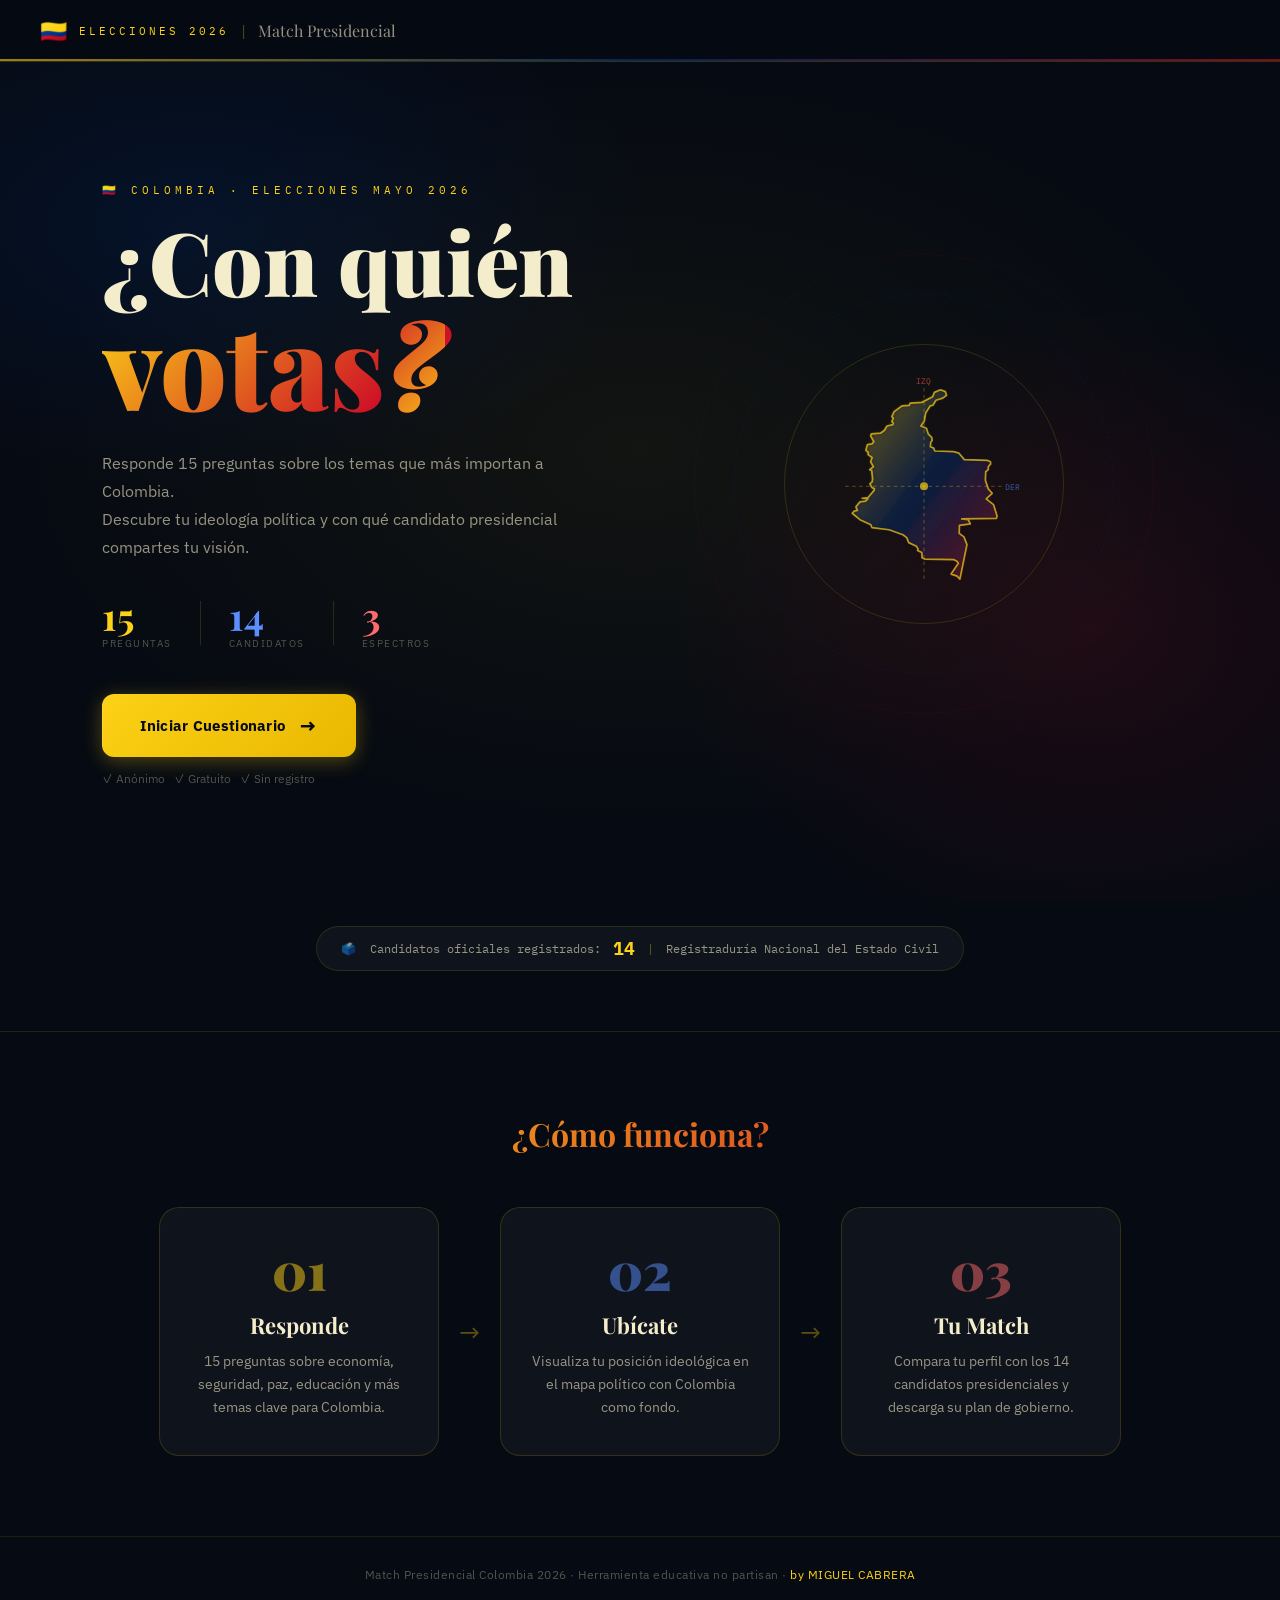
<file: index.html>
<!DOCTYPE html>
<html lang="es">
<head>
  <meta charset="UTF-8" />
  <meta name="viewport" content="width=device-width, initial-scale=1.0"/>
  <title>Match Presidencial Colombia 2026</title>
  <link rel="stylesheet" href="css/main.css" />
  <link rel="preconnect" href="https://fonts.googleapis.com">
  <link href="https://fonts.googleapis.com/css2?family=Playfair+Display:ital,wght@0,700;0,900;1,700&family=IBM+Plex+Sans:wght@300;400;500;600&family=IBM+Plex+Mono:wght@400;500&display=swap" rel="stylesheet">
</head>
<body class="landing-page">

  <!-- Tricolor top/bottom strips -->
  <div class="tricolor-stripes"></div>

  <!-- Grid background -->
  <div class="bg-grid"></div>

  <!-- Gradient background -->
  <div class="bg-layer"></div>

  <!-- Patriotic floating icons -->
  <div class="patriotic-bg" id="patrioticBg">
    <!-- SVG íconos patrióticos de Colombia: cóndor, flores, escudo, mapa, etc. -->
    <!-- Generados por JS -->
  </div>

  <!-- Particles tricolor -->
  <div id="particles"></div>

  <!-- Header -->
  <header class="site-header">
    <span class="header-flag">🇨🇴</span>
    <span class="header-title">ELECCIONES 2026</span>
    <span class="header-divider">|</span>
    <span class="header-sub">Match Presidencial</span>
  </header>

  <!-- Hero -->
  <main class="hero">
    <div class="hero-content">
      <p class="hero-eyebrow">🇨🇴 Colombia · Elecciones Mayo 2026</p>
      <h1 class="hero-title">
        <span class="line1">¿Con quién</span>
        <span class="line2">votas<em>?</em></span>
      </h1>
      <p class="hero-desc">
        Responde 15 preguntas sobre los temas que más importan a Colombia.<br/>
        Descubre tu ideología política y con qué candidato presidencial compartes tu visión.
      </p>
      <div class="hero-stats">
        <div class="stat">
          <span class="stat-n amarillo">15</span>
          <span class="stat-l">Preguntas</span>
        </div>
        <div class="stat-sep"></div>
        <div class="stat">
          <span class="stat-n azul">14</span>
          <span class="stat-l">Candidatos</span>
        </div>
        <div class="stat-sep"></div>
        <div class="stat">
          <span class="stat-n rojo">3</span>
          <span class="stat-l">Espectros</span>
        </div>
      </div>
      <a href="quiz.html" class="cta-btn">
        <span class="cta-text">Iniciar Cuestionario</span>
        <span class="cta-arrow">→</span>
      </a>
      <p class="hero-note">✓ Anónimo &nbsp;&nbsp;✓ Gratuito &nbsp;&nbsp;✓ Sin registro</p>
    </div>

    <div class="hero-visual">
      <div class="globe-ring ring1"></div>
      <div class="globe-ring ring2"></div>
      <div class="globe-ring ring3"></div>
      <div class="center-emblem">
        <svg viewBox="0 0 160 190" xmlns="http://www.w3.org/2000/svg">
          <defs>
            <linearGradient id="emblFill" x1="0%" y1="0%" x2="100%" y2="100%">
              <stop offset="0%"   stop-color="#FCD116" stop-opacity="0.25"/>
              <stop offset="50%"  stop-color="#003893" stop-opacity="0.2"/>
              <stop offset="100%" stop-color="#CE1126" stop-opacity="0.25"/>
            </linearGradient>
            <filter id="emblGlow">
              <feGaussianBlur stdDeviation="2.5" result="blur"/>
              <feMerge><feMergeNode in="blur"/><feMergeNode in="SourceGraphic"/></feMerge>
            </filter>
          </defs>
          <!-- Mapa real Colombia escalado -->
          <path d="M 93.2,14.0 L 89.0,15.9 L 87.5,19.6 L 78.1,24.5 L 68.1,25.1 L 67.2,27.0 L 60.9,27.6 L 54.2,32.5 L 52.2,36.9 L 53.5,38.1 L 52.2,41.2 L 53.5,42.4 L 53.1,43.7 L 48.0,44.9 L 45.9,48.6 L 42.4,51.1 L 34.5,51.7 L 33.9,53.5 L 36.7,58.5 L 35.0,60.4 L 31.1,61.0 L 29.8,65.9 L 31.9,67.8 L 31.7,69.6 L 35.2,72.1 L 33.9,75.8 L 36.3,80.1 L 33.0,82.6 L 34.8,83.2 L 35.6,90.6 L 35.2,93.1 L 33.2,94.9 L 35.0,98.0 L 37.2,99.2 L 36.9,100.5 L 31.7,106.7 L 26.5,107.3 L 31.5,107.9 L 29.5,109.8 L 24.7,110.4 L 21.2,114.7 L 22.5,117.8 L 19.7,118.4 L 18.0,120.3 L 24.7,125.8 L 34.1,130.2 L 35.0,132.6 L 49.8,134.5 L 61.8,138.8 L 65.1,141.3 L 66.8,145.6 L 73.5,148.7 L 74.9,151.2 L 74.4,152.4 L 78.1,154.2 L 78.3,158.6 L 80.5,159.8 L 106.0,160.4 L 108.4,161.7 L 109.7,163.5 L 103.4,172.8 L 108.6,174.6 L 111.0,177.1 L 117.1,147.4 L 114.5,140.7 L 110.4,137.6 L 110.6,130.8 L 120.0,129.5 L 118.2,125.8 L 112.6,125.2 L 142.6,124.6 L 143.1,122.7 L 140.0,112.8 L 133.7,107.9 L 138.9,103.0 L 135.5,99.2 L 133.0,91.8 L 133.3,84.4 L 135.5,82.6 L 135.5,80.1 L 137.6,77.6 L 137.4,75.8 L 134.6,74.5 L 114.8,73.9 L 110.2,68.4 L 105.4,67.1 L 89.3,66.5 L 88.4,64.0 L 85.5,62.8 L 85.8,59.1 L 87.1,57.3 L 86.6,54.8 L 83.6,51.7 L 82.1,46.8 L 77.3,44.9 L 80.3,40.6 L 81.4,33.8 L 85.3,27.6 L 87.7,27.0 L 90.3,22.7 L 96.2,20.8 L 99.5,18.3 L 98.4,15.2 L 95.4,14.0 Z"
            fill="url(#emblFill)"
            filter="url(#emblGlow)"
            opacity="0.95"/>
          <path d="M 93.2,14.0 L 89.0,15.9 L 87.5,19.6 L 78.1,24.5 L 68.1,25.1 L 67.2,27.0 L 60.9,27.6 L 54.2,32.5 L 52.2,36.9 L 53.5,38.1 L 52.2,41.2 L 53.5,42.4 L 53.1,43.7 L 48.0,44.9 L 45.9,48.6 L 42.4,51.1 L 34.5,51.7 L 33.9,53.5 L 36.7,58.5 L 35.0,60.4 L 31.1,61.0 L 29.8,65.9 L 31.9,67.8 L 31.7,69.6 L 35.2,72.1 L 33.9,75.8 L 36.3,80.1 L 33.0,82.6 L 34.8,83.2 L 35.6,90.6 L 35.2,93.1 L 33.2,94.9 L 35.0,98.0 L 37.2,99.2 L 36.9,100.5 L 31.7,106.7 L 26.5,107.3 L 31.5,107.9 L 29.5,109.8 L 24.7,110.4 L 21.2,114.7 L 22.5,117.8 L 19.7,118.4 L 18.0,120.3 L 24.7,125.8 L 34.1,130.2 L 35.0,132.6 L 49.8,134.5 L 61.8,138.8 L 65.1,141.3 L 66.8,145.6 L 73.5,148.7 L 74.9,151.2 L 74.4,152.4 L 78.1,154.2 L 78.3,158.6 L 80.5,159.8 L 106.0,160.4 L 108.4,161.7 L 109.7,163.5 L 103.4,172.8 L 108.6,174.6 L 111.0,177.1 L 117.1,147.4 L 114.5,140.7 L 110.4,137.6 L 110.6,130.8 L 120.0,129.5 L 118.2,125.8 L 112.6,125.2 L 142.6,124.6 L 143.1,122.7 L 140.0,112.8 L 133.7,107.9 L 138.9,103.0 L 135.5,99.2 L 133.0,91.8 L 133.3,84.4 L 135.5,82.6 L 135.5,80.1 L 137.6,77.6 L 137.4,75.8 L 134.6,74.5 L 114.8,73.9 L 110.2,68.4 L 105.4,67.1 L 89.3,66.5 L 88.4,64.0 L 85.5,62.8 L 85.8,59.1 L 87.1,57.3 L 86.6,54.8 L 83.6,51.7 L 82.1,46.8 L 77.3,44.9 L 80.3,40.6 L 81.4,33.8 L 85.3,27.6 L 87.7,27.0 L 90.3,22.7 L 96.2,20.8 L 99.5,18.3 L 98.4,15.2 L 95.4,14.0 Z"
            fill="none"
            stroke="rgba(252,209,22,0.7)"
            stroke-width="1.5"
            stroke-linejoin="round"/>
          <!-- Cruz cartesiana -->
          <line x1="80" y1="12" x2="80" y2="178" stroke="rgba(252,209,22,0.35)" stroke-width="0.8" stroke-dasharray="3,3"/>
          <line x1="12" y1="97" x2="148" y2="97" stroke="rgba(252,209,22,0.35)" stroke-width="0.8" stroke-dasharray="3,3"/>
          <circle cx="80" cy="97" r="3.5" fill="rgba(252,209,22,0.7)"/>
          <text x="80" y="9"   fill="rgba(255,90,90,0.65)"  font-size="6.5" font-family="IBM Plex Mono" text-anchor="middle">IZQ</text>
          <text x="150" y="100" fill="rgba(74,140,255,0.65)" font-size="6.5" font-family="IBM Plex Mono" text-anchor="start">DER</text>
        </svg>
      </div>
    </div>
  </main>

  <!-- Contador candidatos -->
  <div class="candidates-counter">
    <div class="counter-text">
      <span>🗳️ &nbsp;Candidatos oficiales registrados:</span>
      <strong>14</strong>
      <span style="color:rgba(252,209,22,0.4)">|</span>
      <span>Registraduría Nacional del Estado Civil</span>
    </div>
  </div>

  <!-- Cómo funciona -->
  <section class="how-section">
    <h2 class="section-title">¿Cómo funciona?</h2>
    <div class="steps">
      <div class="step" data-animate>
        <span class="step-num">01</span>
        <h3>Responde</h3>
        <p>15 preguntas sobre economía, seguridad, paz, educación y más temas clave para Colombia.</p>
      </div>
      <div class="step-arrow">→</div>
      <div class="step" data-animate>
        <span class="step-num">02</span>
        <h3>Ubícate</h3>
        <p>Visualiza tu posición ideológica en el mapa político con Colombia como fondo.</p>
      </div>
      <div class="step-arrow">→</div>
      <div class="step" data-animate>
        <span class="step-num">03</span>
        <h3>Tu Match</h3>
        <p>Compara tu perfil con los 14 candidatos presidenciales y descarga su plan de gobierno.</p>
      </div>
    </div>
  </section>

  <footer class="site-footer">
    <p>Match Presidencial Colombia 2026 · Herramienta educativa no partisan · <span>by MIGUEL CABRERA</span></p>
  </footer>

  <script>
  // ==========================================
  // ÍCONOS PATRIÓTICOS ANIMADOS
  // ==========================================
  const PATRIA_ICONS = [
    // Cóndor (SVG inline)
    { type: 'svg', content: `<svg viewBox="0 0 60 50" xmlns="http://www.w3.org/2000/svg">
      <path d="M30,10 C25,8 10,15 5,25 C10,22 18,20 22,24 L15,35 L22,30 L20,42 L28,34 L30,38 L32,34 L40,42 L38,30 L45,35 L38,24 C42,20 50,22 55,25 C50,15 35,8 30,10Z" fill="none" stroke="rgba(252,209,22,VAR)" stroke-width="1.5"/>
      <circle cx="30" cy="12" r="3" fill="none" stroke="rgba(252,209,22,VAR)" stroke-width="1"/>
    </svg>`, op: 0.25, color: '#FCD116' },

    // Escudo tricolor (simplificado)
    { type: 'svg', content: `<svg viewBox="0 0 40 50" xmlns="http://www.w3.org/2000/svg">
      <path d="M20,2 L38,10 L38,28 C38,38 20,48 20,48 C20,48 2,38 2,28 L2,10 Z" fill="none" stroke="rgba(206,17,38,VAR)" stroke-width="1.5"/>
      <line x1="2" y1="22" x2="38" y2="22" stroke="rgba(0,56,147,VAR)" stroke-width="0.8"/>
      <line x1="2" y1="32" x2="38" y2="32" stroke="rgba(0,56,147,VAR)" stroke-width="0.8"/>
    </svg>`, op: 0.2, color: '#CE1126' },

    // Mapa Colombia
    { type: 'svg', content: `<svg viewBox="0 0 50 60" xmlns="http://www.w3.org/2000/svg">
      <path d="M25,3 L32,6 L38,4 L41,10 L44,8 L45,16 L40,22 L43,30 L40,38 L44,44 L40,50 L34,54 L28,57 L24,60 L20,57 L16,52 L12,46 L10,38 L14,32 L10,26 L13,20 L18,15 L12,10 L16,6 Z" fill="none" stroke="rgba(252,209,22,VAR)" stroke-width="1.2"/>
    </svg>`, op: 0.2, color: '#FCD116' },

    // Estrella de 6 puntas (como en decoraciones patrias)
    { type: 'svg', content: `<svg viewBox="0 0 40 40" xmlns="http://www.w3.org/2000/svg">
      <polygon points="20,2 24,14 36,14 26,22 30,34 20,26 10,34 14,22 4,14 16,14" fill="none" stroke="rgba(252,209,22,VAR)" stroke-width="1.3"/>
    </svg>`, op: 0.2, color: '#FCD116' },

    // Cruz de laurel (decorativo)
    { type: 'svg', content: `<svg viewBox="0 0 44 44" xmlns="http://www.w3.org/2000/svg">
      <circle cx="22" cy="22" r="18" fill="none" stroke="rgba(0,56,147,VAR)" stroke-width="1" stroke-dasharray="4,3"/>
      <circle cx="22" cy="22" r="10" fill="none" stroke="rgba(252,209,22,VAR)" stroke-width="0.8"/>
      <line x1="22" y1="4" x2="22" y2="40" stroke="rgba(206,17,38,VAR)" stroke-width="0.6" stroke-dasharray="2,3"/>
      <line x1="4" y1="22" x2="40" y2="22" stroke="rgba(206,17,38,VAR)" stroke-width="0.6" stroke-dasharray="2,3"/>
    </svg>`, op: 0.18, color: '#003893' },

    // Lemniscata / infinito (símbolo de paz)
    { type: 'text', content: '∞', op: 0.2, color: '#FCD116' },
    // Paloma
    { type: 'text', content: '🕊', op: 0.15, color: '#fff' },
    // Bandera
    { type: 'text', content: '🇨🇴', op: 0.2, color: '#fff' },
    // Orchidea (flor nacional)
    { type: 'text', content: '🌸', op: 0.15, color: '#fff' },
    // Águila cóndor
    { type: 'text', content: '🦅', op: 0.15, color: '#fff' },
    // Pico
    { type: 'text', content: '⛰', op: 0.12, color: '#fff' },
    // Estrella
    { type: 'text', content: '★', op: 0.18, color: '#FCD116' },
  ];

  function createPatrioticBg() {
    const container = document.getElementById('patrioticBg');
    const count = 28;
    for (let i = 0; i < count; i++) {
      const icon = PATRIA_ICONS[i % PATRIA_ICONS.length];
      const el = document.createElement('div');
      el.className = 'patria-icon';

      const x = Math.random() * 96 + '%';
      const y = Math.random() * 96 + '%';
      const sz = (Math.random() * 28 + 20) + 'px';
      const dur = (Math.random() * 10 + 8) + 's';
      const delay = (Math.random() * 12) + 's';
      const rot0 = (Math.random() * 20 - 10) + 'deg';
      const rot1 = (Math.random() * 20 - 10) + 'deg';

      el.style.cssText = `
        left:${x}; top:${y};
        --sz:${sz}; --dur:${dur}; --delay:${delay};
        --rot0:${rot0}; --rot1:${rot1};
        --op:${icon.op};
        --glow: ${icon.color}44;
        font-size:${sz};
        width:${sz}; height:${sz};
      `;

      if (icon.type === 'text') {
        el.textContent = icon.content;
        el.style.display = 'flex';
        el.style.alignItems = 'center';
        el.style.justifyContent = 'center';
      } else {
        // SVG - sustituir VAR por la opacidad deseada
        el.innerHTML = icon.content.replace(/VAR/g, icon.op.toString());
        el.style.width = sz; el.style.height = sz;
      }
      container.appendChild(el);
    }
  }

  // Partículas tricolor
  function createParticles() {
    const container = document.getElementById('particles');
    container.style.cssText = 'position:fixed;inset:0;z-index:0;pointer-events:none;';
    const colors = ['p-amarillo', 'p-azul', 'p-rojo'];
    for (let i = 0; i < 30; i++) {
      const p = document.createElement('div');
      p.className = 'particle ' + colors[i % 3];
      const s = (Math.random() * 4 + 2) + 'px';
      p.style.setProperty('--x', Math.random() * 100 + '%');
      p.style.setProperty('--y', Math.random() * 100 + '%');
      p.style.setProperty('--s', s);
      p.style.setProperty('--d', (Math.random() * 8 + 5) + 's');
      p.style.setProperty('--dl', (Math.random() * 10) + 's');
      p.style.width = s; p.style.height = s;
      container.appendChild(p);
    }
  }

  // Intersection observer para steps
  function initStepsAnimation() {
    const steps = document.querySelectorAll('[data-animate]');
    const obs = new IntersectionObserver(entries => {
      entries.forEach((e, i) => {
        if (e.isIntersecting) {
          setTimeout(() => {
            e.target.classList.add('visible');
            e.target.style.animation = `fadeUp 0.6s ease both`;
          }, i * 120);
        }
      });
    }, { threshold: 0.15 });
    steps.forEach(s => obs.observe(s));
  }

  document.addEventListener('DOMContentLoaded', () => {
    createPatrioticBg();
    createParticles();
    initStepsAnimation();
  });
  </script>
</body>
</html>
</file>
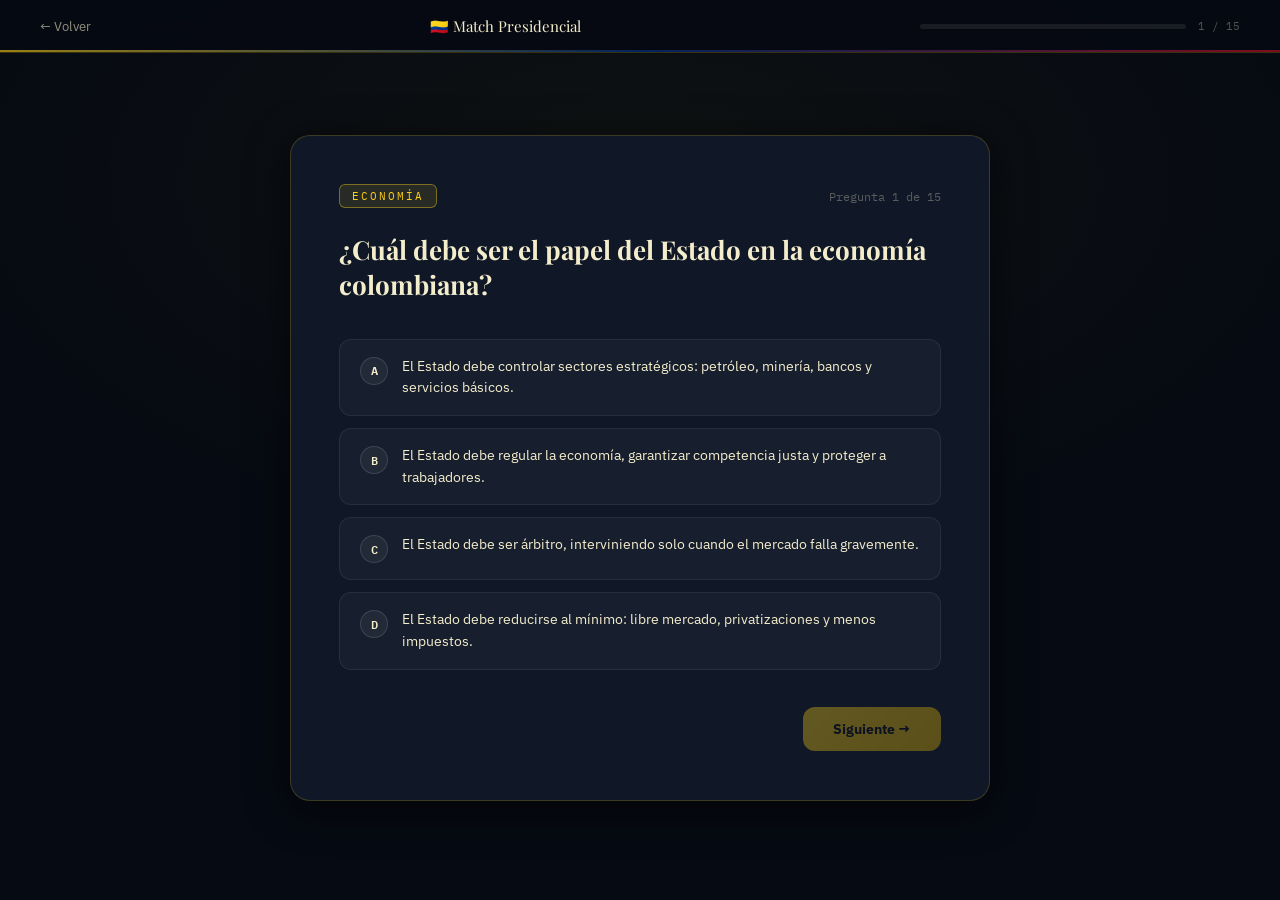
<file: quiz.html>
<!DOCTYPE html>
<html lang="es">
<head>
  <meta charset="UTF-8" />
  <meta name="viewport" content="width=device-width, initial-scale=1.0"/>
  <title>Cuestionario · Match Presidencial Colombia 2026</title>
  <link rel="stylesheet" href="css/main.css" />
  <link rel="preconnect" href="https://fonts.googleapis.com">
  <link href="https://fonts.googleapis.com/css2?family=Playfair+Display:ital,wght@0,700;0,900;1,700&family=IBM+Plex+Sans:wght@300;400;500;600&family=IBM+Plex+Mono:wght@400;500&display=swap" rel="stylesheet">
</head>
<body class="quiz-page">

  <div class="bg-layer subtle">
    <div class="bg-map-overlay"></div>
  </div>

  <header class="quiz-header">
    <a href="index.html" class="back-link">← Volver</a>
    <span class="quiz-brand">🇨🇴 Match Presidencial</span>
    <div class="progress-container">
      <div class="progress-bar" id="progressBar"></div>
      <span class="progress-text" id="progressText">1 / 15</span>
    </div>
  </header>

  <main class="quiz-main">
    <div class="quiz-card" id="quizCard">
      <div class="question-meta">
        <span class="question-category" id="questionCategory">ECONOMÍA</span>
        <span class="question-num" id="questionNum">Pregunta 1 de 15</span>
      </div>
      <h2 class="question-text" id="questionText">Loading...</h2>
      <div class="options-grid" id="optionsGrid">
        <!-- Options injected by JS -->
      </div>
      <div class="quiz-nav">
        <button class="btn-prev" id="btnPrev" onclick="prevQuestion()">← Anterior</button>
        <button class="btn-next" id="btnNext" onclick="nextQuestion()" disabled>Siguiente →</button>
      </div>
    </div>
  </main>

  <script src="js/questions.js"></script>
  <script src="js/quiz.js"></script>
</body>
</html>
</file>
<file: css/main.css>
/* ==========================================
   MATCH PRESIDENCIAL COLOMBIA 2026
   Paleta: Tricolor colombiano
   Amarillo #FCD116 · Azul #003893 · Rojo #CE1126
   ========================================== */

@import url('https://fonts.googleapis.com/css2?family=Playfair+Display:ital,wght@0,700;0,900;1,700&family=IBM+Plex+Sans:wght@300;400;500;600&family=IBM+Plex+Mono:wght@400;500&display=swap');

:root {
  /* Tricolor Colombia */
  --amarillo: #FCD116;
  --azul: #003893;
  --rojo: #CE1126;
  --amarillo-dim: rgba(252,209,22,0.15);
  --azul-dim: rgba(0,56,147,0.2);
  --rojo-dim: rgba(206,17,38,0.15);

  /* Ideología */
  --left-color: #FF5A5A;      /* izquierda = rojo */
  --right-color: #4A8CFF;     /* derecha = azul */
  --center-color: #FCD116;    /* centro = amarillo */

  /* Fondos oscuros tricolor */
  --dark:  #060A12;
  --dark2: #0B1220;
  --dark3: #101828;

  /* UI */
  --card-bg: rgba(255,255,255,0.04);
  --card-border: rgba(252,209,22,0.18);
  --text-primary: #F4EDCC;
  --text-secondary: rgba(244,237,204,0.6);
  --text-muted: rgba(244,237,204,0.32);
  --radius: 12px;
  --radius-lg: 20px;
  --shadow: 0 8px 40px rgba(0,0,0,0.6);
}

* { margin: 0; padding: 0; box-sizing: border-box; }
html { scroll-behavior: smooth; }

body {
  font-family: 'IBM Plex Sans', sans-serif;
  background: var(--dark);
  color: var(--text-primary);
  min-height: 100vh;
  overflow-x: hidden;
}

/* ==========================================
   FONDO LANDING - TRICOLOR + PATRIÓTICO
   ========================================== */
.bg-layer {
  position: fixed; inset: 0;
  z-index: 0; pointer-events: none; overflow: hidden;
  background:
    radial-gradient(ellipse 55% 45% at 15% 25%, rgba(0,56,147,0.18) 0%, transparent 65%),
    radial-gradient(ellipse 50% 55% at 85% 70%, rgba(206,17,38,0.12) 0%, transparent 65%),
    radial-gradient(ellipse 70% 60% at 50% 50%, rgba(252,209,22,0.05) 0%, transparent 70%),
    var(--dark);
}
.bg-layer.subtle {
  background:
    radial-gradient(ellipse 80% 60% at 50% 20%, rgba(252,209,22,0.04) 0%, transparent 70%),
    var(--dark);
}

/* Franjas tricolor en el fondo */
.tricolor-stripes {
  position: fixed; inset: 0; z-index: 0; pointer-events: none;
}
.tricolor-stripes::before {
  content: '';
  position: absolute;
  top: 0; left: 0; right: 0;
  height: 4px;
  background: linear-gradient(90deg, var(--amarillo) 33.3%, var(--azul) 33.3% 66.6%, var(--rojo) 66.6%);
  opacity: 0.7;
}
.tricolor-stripes::after {
  content: '';
  position: absolute;
  bottom: 0; left: 0; right: 0;
  height: 3px;
  background: linear-gradient(90deg, var(--amarillo) 33.3%, var(--azul) 33.3% 66.6%, var(--rojo) 66.6%);
  opacity: 0.4;
}

/* Cuadrícula de fondo */
.bg-grid {
  position: fixed; inset: 0; z-index: 0; pointer-events: none;
  background-image:
    linear-gradient(rgba(252,209,22,0.04) 1px, transparent 1px),
    linear-gradient(90deg, rgba(252,209,22,0.04) 1px, transparent 1px);
  background-size: 60px 60px;
}

/* ==========================================
   ICONOS PATRIÓTICOS FLOTANTES (Landing)
   ========================================== */
.patriotic-bg {
  position: fixed; inset: 0; z-index: 0; pointer-events: none; overflow: hidden;
}

.patria-icon {
  position: absolute;
  opacity: 0;
  animation: floatIcon var(--dur, 12s) var(--delay, 0s) ease-in-out infinite;
  font-size: var(--sz, 28px);
  filter: drop-shadow(0 0 8px var(--glow, rgba(252,209,22,0.3)));
  user-select: none;
}

@keyframes floatIcon {
  0%   { opacity: 0; transform: translateY(30px) rotate(var(--rot0, -5deg)); }
  15%  { opacity: var(--op, 0.18); }
  50%  { opacity: var(--op, 0.18); transform: translateY(-20px) rotate(var(--rot1, 5deg)); }
  85%  { opacity: var(--op, 0.12); }
  100% { opacity: 0; transform: translateY(30px) rotate(var(--rot0, -5deg)); }
}

/* Partículas tricolor */
.particle {
  position: absolute;
  border-radius: 50%;
  opacity: 0;
  animation: floatParticle var(--d, 7s) var(--dl, 0s) ease-in-out infinite;
  width: var(--s, 4px); height: var(--s, 4px);
  left: var(--x); top: var(--y);
}
.particle.p-amarillo { background: var(--amarillo); }
.particle.p-azul     { background: var(--azul); box-shadow: 0 0 6px var(--azul); }
.particle.p-rojo     { background: var(--rojo); box-shadow: 0 0 6px var(--rojo); }

@keyframes floatParticle {
  0%   { opacity: 0; transform: translateY(15px); }
  30%  { opacity: 0.5; }
  70%  { opacity: 0.25; }
  100% { opacity: 0; transform: translateY(-50px); }
}

/* ==========================================
   HEADER
   ========================================== */
.site-header, .quiz-header {
  position: relative; z-index: 10;
  display: flex; align-items: center; gap: 12px;
  padding: 16px 40px;
  border-bottom: 1px solid rgba(252,209,22,0.2);
  background: rgba(6,10,18,0.88);
  backdrop-filter: blur(14px);
}

/* Barra tricolor bajo el header */
.site-header::after, .quiz-header::after {
  content: '';
  position: absolute;
  bottom: 0; left: 0; right: 0; height: 2px;
  background: linear-gradient(90deg, var(--amarillo), var(--azul), var(--rojo));
  opacity: 0.6;
}

.header-flag { font-size: 22px; }
.header-title {
  font-family: 'IBM Plex Mono', monospace;
  font-size: 11px; letter-spacing: 3px;
  color: var(--amarillo); text-transform: uppercase;
}
.header-divider { color: rgba(252,209,22,0.3); }
.header-sub {
  font-family: 'Playfair Display', serif;
  font-size: 16px; color: var(--text-secondary);
}

.quiz-header { justify-content: space-between; flex-wrap: wrap; gap: 10px; }
.quiz-brand { font-family: 'Playfair Display', serif; font-size: 15px; }
.back-link {
  color: var(--text-secondary); text-decoration: none;
  font-size: 13px; transition: color 0.2s;
}
.back-link:hover { color: var(--amarillo); }

/* Barra de progreso */
.progress-container {
  display: flex; align-items: center; gap: 12px;
  flex: 1; max-width: 320px;
}
.progress-bar {
  flex: 1; height: 5px;
  background: rgba(255,255,255,0.08);
  border-radius: 5px; position: relative; overflow: hidden;
}
.progress-bar::after {
  content: '';
  position: absolute; inset-y: 0; left: 0;
  background: linear-gradient(90deg, var(--amarillo), var(--azul), var(--rojo));
  border-radius: 5px;
  width: var(--progress, 6.66%);
  transition: width 0.5s cubic-bezier(0.4,0,0.2,1);
}
.progress-text {
  font-family: 'IBM Plex Mono', monospace;
  font-size: 11px; color: var(--text-muted); white-space: nowrap;
}

/* ==========================================
   HERO LANDING
   ========================================== */
.hero {
  position: relative; z-index: 5;
  min-height: calc(100vh - 56px);
  display: grid; grid-template-columns: 1fr 1fr;
  align-items: center; gap: 60px;
  padding: 80px 8%; max-width: 1300px; margin: 0 auto;
}

@media (max-width: 900px) {
  .hero { grid-template-columns: 1fr; padding: 60px 6%; }
  .hero-visual { display: none; }
}

.hero-eyebrow {
  font-family: 'IBM Plex Mono', monospace;
  font-size: 11px; letter-spacing: 4px;
  color: var(--amarillo); text-transform: uppercase;
  margin-bottom: 20px;
  animation: fadeUp 0.8s ease both;
}

.hero-title {
  font-family: 'Playfair Display', serif;
  font-weight: 900; line-height: 1; margin-bottom: 28px;
}
.hero-title .line1 {
  display: block;
  font-size: clamp(50px, 7.5vw, 88px);
  color: var(--text-primary);
  animation: fadeUp 0.8s 0.1s ease both;
}
.hero-title .line2 {
  display: block;
  font-size: clamp(62px, 9.5vw, 116px);
  background: linear-gradient(135deg, var(--amarillo) 0%, var(--rojo) 60%);
  -webkit-background-clip: text; -webkit-text-fill-color: transparent;
  background-clip: text;
  animation: fadeUp 0.8s 0.2s ease both;
}
.hero-title em {
  font-style: italic;
  background: linear-gradient(135deg, var(--rojo), var(--amarillo));
  -webkit-background-clip: text; -webkit-text-fill-color: transparent;
  background-clip: text;
}

.hero-desc {
  font-size: 16px; line-height: 1.75;
  color: var(--text-secondary); max-width: 480px;
  margin-bottom: 36px;
  animation: fadeUp 0.8s 0.3s ease both;
}

.hero-stats {
  display: flex; align-items: center; gap: 28px;
  margin-bottom: 44px;
  animation: fadeUp 0.8s 0.4s ease both;
}
.stat { display: flex; flex-direction: column; }
.stat-n {
  font-family: 'Playfair Display', serif;
  font-size: 38px; font-weight: 700; line-height: 1;
}
.stat-n.amarillo { color: var(--amarillo); }
.stat-n.azul     { color: #5B8FFF; }
.stat-n.rojo     { color: #FF6B6B; }
.stat-l {
  font-size: 10px; color: var(--text-muted);
  letter-spacing: 1.5px; text-transform: uppercase; margin-top: 2px;
}
.stat-sep { width: 1px; height: 44px; background: rgba(252,209,22,0.15); }

.cta-btn {
  display: inline-flex; align-items: center; gap: 14px;
  background: linear-gradient(135deg, var(--amarillo) 0%, #E8B800 100%);
  color: var(--dark); text-decoration: none;
  font-family: 'IBM Plex Sans', sans-serif;
  font-weight: 700; font-size: 15px; letter-spacing: 0.3px;
  padding: 18px 38px; border-radius: var(--radius);
  transition: all 0.25s ease; position: relative; overflow: hidden;
  animation: fadeUp 0.8s 0.5s ease both;
  box-shadow: 0 4px 20px rgba(252,209,22,0.3);
}
.cta-btn::before {
  content: '';
  position: absolute; inset: 0;
  background: rgba(255,255,255,0.2);
  transform: translateX(-100%); transition: transform 0.3s ease;
}
.cta-btn:hover::before { transform: translateX(0); }
.cta-btn:hover { transform: translateY(-3px); box-shadow: 0 12px 40px rgba(252,209,22,0.45); }
.cta-arrow { font-size: 20px; transition: transform 0.2s; }
.cta-btn:hover .cta-arrow { transform: translateX(5px); }

.hero-note {
  margin-top: 14px; font-size: 12px; color: var(--text-muted);
  animation: fadeUp 0.8s 0.6s ease both;
}

/* Globe visual */
.hero-visual {
  position: relative;
  display: flex; align-items: center; justify-content: center;
  height: 500px;
}
.globe-ring {
  position: absolute; border-radius: 50%;
  animation: rotate linear infinite;
}
.ring1 { width: 280px; height: 280px; border: 1px solid rgba(252,209,22,0.15); animation-duration: 20s; }
.ring2 { width: 380px; height: 380px; border: 1px dashed rgba(0,56,147,0.2); animation-duration: 32s; animation-direction: reverse; }
.ring3 { width: 460px; height: 460px; border: 1px solid rgba(206,17,38,0.08); animation-duration: 50s; }

@keyframes rotate { from { transform: rotate(0deg); } to { transform: rotate(360deg); } }

.center-emblem { width: 220px; height: 220px; animation: floatMap 6s ease-in-out infinite; }
.center-emblem svg { width: 100%; height: 100%; }
@keyframes floatMap { 0%,100% { transform: translateY(0); } 50% { transform: translateY(-14px); } }

/* ==========================================
   CÓMO FUNCIONA
   ========================================== */
.how-section {
  position: relative; z-index: 5;
  padding: 80px 8%; max-width: 1300px; margin: 0 auto;
  border-top: 1px solid rgba(252,209,22,0.12);
}

.section-title {
  font-family: 'Playfair Display', serif;
  font-size: 32px; margin-bottom: 52px; text-align: center;
  background: linear-gradient(135deg, var(--amarillo), var(--rojo));
  -webkit-background-clip: text; -webkit-text-fill-color: transparent;
  background-clip: text;
}

.steps { display: flex; align-items: center; justify-content: center; gap: 20px; flex-wrap: wrap; }

.step {
  flex: 1; min-width: 220px; max-width: 280px;
  background: var(--card-bg);
  border: 1px solid rgba(252,209,22,0.15);
  border-radius: var(--radius-lg); padding: 36px 26px; text-align: center;
  transition: border-color 0.25s, transform 0.25s, background 0.25s;
  opacity: 0;
}
.step.visible { opacity: 1; }
.step:hover { border-color: var(--amarillo); transform: translateY(-5px); background: rgba(252,209,22,0.05); }

.step-num {
  display: block;
  font-family: 'Playfair Display', serif;
  font-size: 52px; font-weight: 900;
  line-height: 1; margin-bottom: 14px;
}
.step:nth-child(1) .step-num { color: var(--amarillo); opacity: 0.5; }
.step:nth-child(3) .step-num { color: #5B8FFF; opacity: 0.5; }
.step:nth-child(5) .step-num { color: #FF6B6B; opacity: 0.5; }

.step h3 { font-family: 'Playfair Display', serif; font-size: 22px; margin-bottom: 10px; }
.step p { font-size: 14px; color: var(--text-secondary); line-height: 1.65; }

.step-arrow { font-size: 26px; color: var(--amarillo); opacity: 0.35; flex-shrink: 0; }

/* ==========================================
   CANDIDATOS COUNTER (landing)
   ========================================== */
.candidates-counter {
  position: relative; z-index: 5;
  padding: 20px 8% 60px;
  max-width: 1300px; margin: 0 auto;
  text-align: center;
}
.counter-text {
  display: inline-flex; align-items: center; gap: 12px;
  background: var(--card-bg);
  border: 1px solid rgba(252,209,22,0.12);
  border-radius: 40px;
  padding: 10px 24px;
  font-family: 'IBM Plex Mono', monospace;
  font-size: 12px; color: var(--text-secondary);
}
.counter-text strong { color: var(--amarillo); font-size: 18px; }

/* ==========================================
   FOOTER
   ========================================== */
.site-footer {
  position: relative; z-index: 5;
  text-align: center; padding: 30px;
  border-top: 1px solid rgba(252,209,22,0.1);
  font-size: 12px; color: var(--text-muted); letter-spacing: 0.5px;
}
.site-footer span { color: var(--amarillo); }

/* ==========================================
   QUIZ PAGE
   ========================================== */
.quiz-main {
  position: relative; z-index: 5;
  min-height: calc(100vh - 70px);
  display: flex; align-items: center; justify-content: center;
  padding: 40px 20px;
}

.quiz-card {
  width: 100%; max-width: 700px;
  background: var(--dark3);
  border: 1px solid rgba(252,209,22,0.18);
  border-radius: var(--radius-lg); padding: 48px;
  box-shadow: var(--shadow);
  animation: cardIn 0.4s ease both;
}
@keyframes cardIn {
  from { opacity: 0; transform: translateY(22px); }
  to   { opacity: 1; transform: translateY(0); }
}

.question-meta {
  display: flex; justify-content: space-between; align-items: center;
  margin-bottom: 24px;
}

.question-category {
  display: inline-block;
  background: rgba(252,209,22,0.1);
  color: var(--amarillo);
  border: 1px solid rgba(252,209,22,0.4);
  border-radius: 6px;
  padding: 4px 12px;
  font-family: 'IBM Plex Mono', monospace;
  font-size: 11px; letter-spacing: 2px; text-transform: uppercase;
}

/* Colores de categorías por tono */
.question-category.cat-seguridad { color: #FF6B6B; border-color: rgba(255,107,107,0.4); background: rgba(255,107,107,0.08); }
.question-category.cat-paz { color: #6BFF9E; border-color: rgba(107,255,158,0.4); background: rgba(107,255,158,0.08); }
.question-category.cat-derechos { color: #A78BFA; border-color: rgba(167,139,250,0.4); background: rgba(167,139,250,0.08); }
.question-category.cat-economia { color: var(--amarillo); border-color: rgba(252,209,22,0.4); background: rgba(252,209,22,0.08); }
.question-category.cat-estado { color: #5B8FFF; border-color: rgba(91,143,255,0.4); background: rgba(91,143,255,0.08); }

.question-num {
  font-family: 'IBM Plex Mono', monospace;
  font-size: 12px; color: var(--text-muted);
}

.question-text {
  font-family: 'Playfair Display', serif;
  font-size: clamp(20px, 3vw, 26px);
  font-weight: 700; line-height: 1.35;
  color: var(--text-primary); margin-bottom: 36px;
}

.options-grid {
  display: flex; flex-direction: column; gap: 12px; margin-bottom: 36px;
}

.option-btn {
  display: flex; align-items: flex-start; gap: 14px;
  background: rgba(255,255,255,0.03);
  border: 1px solid rgba(255,255,255,0.07);
  border-radius: var(--radius); padding: 16px 20px;
  cursor: pointer; transition: all 0.2s ease;
  text-align: left; color: var(--text-primary);
  font-family: 'IBM Plex Sans', sans-serif;
  font-size: 14px; line-height: 1.55; width: 100%;
}
.option-btn:hover {
  border-color: var(--amarillo);
  background: rgba(252,209,22,0.06);
  transform: translateX(5px);
}
.option-btn.selected {
  border-color: var(--amarillo);
  background: rgba(252,209,22,0.1);
  box-shadow: 0 0 0 1px rgba(252,209,22,0.4);
}

.option-label {
  display: flex; align-items: center; justify-content: center;
  width: 28px; height: 28px; min-width: 28px;
  border-radius: 50%;
  background: rgba(255,255,255,0.05);
  border: 1px solid rgba(255,255,255,0.12);
  font-family: 'IBM Plex Mono', monospace;
  font-size: 12px; font-weight: 600;
  transition: all 0.2s; flex-shrink: 0; margin-top: 1px;
}
.option-btn.selected .option-label {
  background: var(--amarillo); color: var(--dark);
  border-color: var(--amarillo); font-weight: 700;
}

.quiz-nav { display: flex; justify-content: space-between; align-items: center; }

.btn-prev, .btn-next {
  padding: 13px 30px; border-radius: var(--radius);
  font-family: 'IBM Plex Sans', sans-serif;
  font-size: 14px; font-weight: 500;
  cursor: pointer; transition: all 0.2s; border: none;
}
.btn-prev {
  background: transparent;
  border: 1px solid rgba(255,255,255,0.12);
  color: var(--text-secondary);
}
.btn-prev:hover { border-color: var(--amarillo); color: var(--amarillo); }
.btn-next {
  background: linear-gradient(135deg, var(--amarillo), #E8B800);
  color: var(--dark); font-weight: 700;
}
.btn-next:hover:not(:disabled) {
  box-shadow: 0 6px 24px rgba(252,209,22,0.4);
  transform: translateY(-2px);
}
.btn-next:disabled { opacity: 0.35; cursor: not-allowed; }

/* ==========================================
   RESULTS PAGE
   ========================================== */
.results-main {
  position: relative; z-index: 5;
  max-width: 920px; margin: 0 auto;
  padding: 40px 20px 80px;
  display: flex; flex-direction: column; gap: 36px;
}

.btn-share-header {
  background: rgba(252,209,22,0.1);
  border: 1px solid rgba(252,209,22,0.4);
  color: var(--amarillo);
  padding: 8px 18px; border-radius: var(--radius);
  font-family: 'IBM Plex Sans', sans-serif;
  font-size: 13px; cursor: pointer; transition: all 0.2s;
}
.btn-share-header:hover { background: var(--amarillo); color: var(--dark); }

/* Ideology result */
.result-ideology {
  background: var(--dark3);
  border: 1px solid rgba(252,209,22,0.18);
  border-radius: var(--radius-lg); padding: 40px; text-align: center;
}

.result-badge {
  display: inline-block;
  font-family: 'IBM Plex Mono', monospace;
  font-size: 11px; letter-spacing: 4px;
  padding: 6px 22px; border-radius: 40px;
  margin-bottom: 16px; text-transform: uppercase; font-weight: 600;
}
.result-badge.izquierda { background: rgba(255,90,90,0.12); color: var(--left-color); border: 1px solid var(--left-color); }
.result-badge.derecha   { background: rgba(74,140,255,0.12); color: var(--right-color); border: 1px solid var(--right-color); }
.result-badge.centro    { background: rgba(252,209,22,0.12); color: var(--amarillo); border: 1px solid var(--amarillo); }

.result-label {
  font-family: 'Playfair Display', serif;
  font-size: clamp(28px, 5vw, 44px); font-weight: 900; margin-bottom: 12px;
}

.result-desc {
  font-size: 15px; color: var(--text-secondary);
  max-width: 520px; margin: 0 auto 36px; line-height: 1.7;
}

/* Map */
.map-container {
  position: relative; max-width: 540px; margin: 0 auto;
  background: rgba(0,0,0,0.35);
  border-radius: var(--radius-lg);
  border: 1px solid rgba(252,209,22,0.15); overflow: hidden;
}
.map-container svg { width: 100%; display: block; }

.map-legend {
  display: flex; flex-wrap: wrap; gap: 12px; justify-content: center;
  padding: 14px; border-top: 1px solid rgba(252,209,22,0.1);
  font-size: 12px; color: var(--text-secondary);
}
.legend-item { display: flex; align-items: center; gap: 6px; }
.dot { width: 10px; height: 10px; border-radius: 50%; }
.dot.amarillo { background: var(--amarillo); }
.dot.rojo     { background: var(--left-color); }
.dot.azul     { background: var(--right-color); }
.dot.verde    { background: #27AE60; }

/* Score breakdown */
.score-breakdown {
  background: var(--dark3);
  border: 1px solid rgba(252,209,22,0.15);
  border-radius: var(--radius-lg); padding: 36px;
}
.score-breakdown h3 {
  font-family: 'Playfair Display', serif;
  font-size: 22px; margin-bottom: 24px; color: var(--amarillo);
}
.score-bars { display: flex; flex-direction: column; gap: 16px; }
.score-bar-item { display: flex; align-items: center; gap: 14px; }
.score-bar-label {
  width: 140px; flex-shrink: 0;
  font-family: 'IBM Plex Mono', monospace;
  font-size: 10px; color: var(--text-secondary);
  text-transform: uppercase; letter-spacing: 1px;
}
.score-bar-track {
  flex: 1; height: 8px;
  background: rgba(255,255,255,0.06); border-radius: 8px; overflow: hidden;
}
.score-bar-fill {
  height: 100%; border-radius: 8px; transition: width 1.2s cubic-bezier(0.4,0,0.2,1);
}
.score-bar-val {
  width: 48px; text-align: right;
  font-family: 'IBM Plex Mono', monospace;
  font-size: 11px; color: var(--amarillo);
}

/* Candidates section */
.candidates-section {
  background: var(--dark3);
  border: 1px solid rgba(252,209,22,0.15);
  border-radius: var(--radius-lg); padding: 36px;
}
.candidates-section h3 {
  font-family: 'Playfair Display', serif;
  font-size: 22px; margin-bottom: 8px; color: var(--amarillo);
}
.candidates-note { font-size: 13px; color: var(--text-muted); margin-bottom: 24px; }

/* Select */
.candidate-selector { margin-bottom: 24px; }
.candidate-selector label {
  display: block; font-size: 11px;
  color: var(--text-secondary); margin-bottom: 8px;
  font-family: 'IBM Plex Mono', monospace;
  text-transform: uppercase; letter-spacing: 1.5px;
}
.custom-select { position: relative; }
.select-trigger {
  display: flex; justify-content: space-between; align-items: center;
  background: rgba(255,255,255,0.03);
  border: 1px solid rgba(252,209,22,0.2);
  border-radius: var(--radius); padding: 14px 18px;
  cursor: pointer; transition: border-color 0.2s; font-size: 14px;
}
.select-trigger:hover { border-color: var(--amarillo); }
.select-arrow { color: var(--amarillo); transition: transform 0.2s; font-size: 12px; }
.custom-select.open .select-arrow { transform: rotate(180deg); }
.select-dropdown {
  display: none; position: absolute; top: 100%; left: 0; right: 0;
  background: var(--dark2);
  border: 1px solid rgba(252,209,22,0.18);
  border-top: none;
  border-radius: 0 0 var(--radius) var(--radius);
  z-index: 200; max-height: 320px; overflow-y: auto;
}
.custom-select.open .select-dropdown { display: block; }
.dropdown-option {
  padding: 12px 18px; cursor: pointer; font-size: 13px;
  border-bottom: 1px solid rgba(255,255,255,0.03);
  transition: background 0.15s;
  display: flex; align-items: center; gap: 10px; flex-wrap: wrap;
}
.dropdown-option:hover { background: rgba(252,209,22,0.07); }
.dropdown-option .ballot-num {
  font-family: 'IBM Plex Mono', monospace;
  font-size: 10px; color: var(--text-muted);
  background: rgba(255,255,255,0.04);
  padding: 2px 6px; border-radius: 4px; flex-shrink: 0;
}
.dropdown-option .party-tag {
  font-size: 10px; padding: 2px 7px;
  border-radius: 4px; font-family: 'IBM Plex Mono', monospace;
  margin-left: auto; flex-shrink: 0;
}
.party-left   { background: rgba(255,90,90,0.12); color: var(--left-color); }
.party-right  { background: rgba(74,140,255,0.12); color: var(--right-color); }
.party-center { background: rgba(252,209,22,0.1); color: var(--amarillo); }

/* Match panel */
.match-panel {
  background: rgba(0,0,0,0.25);
  border: 1px solid rgba(252,209,22,0.15);
  border-radius: var(--radius-lg); padding: 28px;
  animation: cardIn 0.4s ease;
}
.match-header { display: flex; align-items: center; gap: 18px; margin-bottom: 14px; }
.match-avatar {
  width: 62px; height: 62px; border-radius: 50%;
  display: flex; align-items: center; justify-content: center;
  font-family: 'Playfair Display', serif;
  font-size: 24px; font-weight: 900; color: white; flex-shrink: 0;
}
.match-info { flex: 1; }
.match-info h4 { font-family: 'Playfair Display', serif; font-size: 20px; margin-bottom: 2px; }
.match-vp { font-size: 11px; color: var(--text-muted); font-family: 'IBM Plex Mono', monospace; margin-bottom: 3px; }
.match-party { font-size: 11px; color: var(--amarillo); font-family: 'IBM Plex Mono', monospace; }
.match-pct-big {
  font-family: 'Playfair Display', serif;
  font-size: 46px; font-weight: 900; color: var(--amarillo);
  min-width: 90px; text-align: right;
}

.match-slogan {
  font-style: italic; font-family: 'Playfair Display', serif;
  font-size: 15px; color: var(--text-secondary);
  margin-bottom: 24px; padding-left: 14px;
  border-left: 2px solid var(--amarillo);
}

.match-bar-row { display: flex; align-items: center; gap: 12px; margin-bottom: 10px; }
.match-bar-label {
  width: 140px; flex-shrink: 0; font-size: 10px;
  font-family: 'IBM Plex Mono', monospace;
  color: var(--text-muted); text-transform: uppercase;
}
.match-bar-track {
  flex: 1; height: 5px;
  background: rgba(255,255,255,0.05); border-radius: 5px; overflow: hidden;
}
.match-bar-fill { height: 100%; border-radius: 5px; transition: width 1s ease; }
.match-bar-pct {
  width: 36px; text-align: right;
  font-family: 'IBM Plex Mono', monospace; font-size: 11px; color: var(--text-secondary);
}

.match-description {
  font-size: 14px; color: var(--text-secondary);
  line-height: 1.65; margin: 20px 0; padding: 16px;
  background: rgba(255,255,255,0.03); border-radius: var(--radius);
  border-left: 3px solid rgba(252,209,22,0.3);
}

.match-actions { display: flex; gap: 12px; flex-wrap: wrap; margin-top: 20px; }
.btn-download-plan, .btn-download-img {
  flex: 1; min-width: 180px;
  padding: 13px 20px; border-radius: var(--radius);
  font-family: 'IBM Plex Sans', sans-serif;
  font-size: 14px; font-weight: 500;
  cursor: pointer; transition: all 0.2s; border: none;
}
.btn-download-plan {
  background: rgba(252,209,22,0.1);
  border: 1px solid rgba(252,209,22,0.35);
  color: var(--amarillo);
}
.btn-download-plan:hover { background: var(--amarillo); color: var(--dark); }
.btn-download-img {
  background: rgba(255,255,255,0.04);
  border: 1px solid rgba(255,255,255,0.12);
  color: var(--text-primary);
}
.btn-download-img:hover { border-color: var(--amarillo); color: var(--amarillo); }

/* Final actions */
.final-actions { display: flex; gap: 16px; justify-content: center; flex-wrap: wrap; }
.btn-retry, .btn-share {
  padding: 14px 34px; border-radius: var(--radius);
  font-family: 'IBM Plex Sans', sans-serif;
  font-size: 14px; font-weight: 500;
  cursor: pointer; transition: all 0.2s;
}
.btn-retry {
  background: transparent;
  border: 1px solid rgba(255,255,255,0.15);
  color: var(--text-primary);
}
.btn-retry:hover { border-color: var(--amarillo); color: var(--amarillo); }
.btn-share {
  background: linear-gradient(135deg, var(--amarillo), #E8B800);
  border: none; color: var(--dark); font-weight: 700;
}
.btn-share:hover { box-shadow: 0 8px 24px rgba(252,209,22,0.4); transform: translateY(-2px); }

/* ==========================================
   ANIMATIONS
   ========================================== */
@keyframes fadeUp {
  from { opacity: 0; transform: translateY(24px); }
  to   { opacity: 1; transform: translateY(0); }
}

/* ==========================================
   SCROLLBAR
   ========================================== */
::-webkit-scrollbar { width: 6px; }
::-webkit-scrollbar-track { background: var(--dark); }
::-webkit-scrollbar-thumb { background: rgba(252,209,22,0.2); border-radius: 3px; }
::-webkit-scrollbar-thumb:hover { background: var(--amarillo); }

/* ==========================================
   RESPONSIVE
   ========================================== */
@media (max-width: 600px) {
  .quiz-card { padding: 28px 18px; }
  .results-main { padding: 20px 12px 60px; }
  .result-ideology, .score-breakdown, .candidates-section { padding: 22px 16px; }
  .match-pct-big { font-size: 32px; }
  .hero { padding: 40px 5%; }
  .how-section { padding: 50px 5%; }
  .site-header, .quiz-header { padding: 14px 16px; }
  .step-arrow { display: none; }
  .match-bar-label { width: 90px; }
}
</file>
